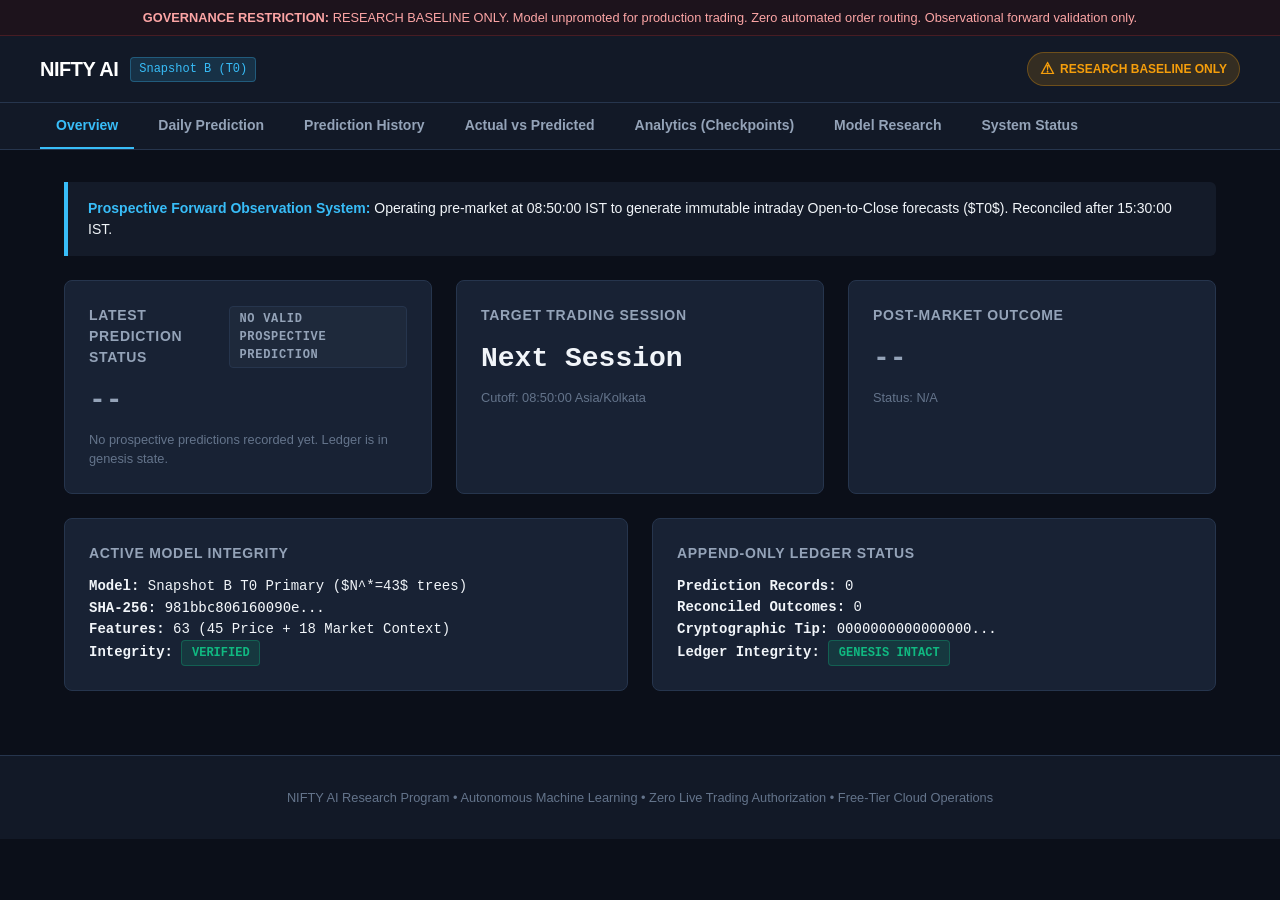
<file: index.html>
<!DOCTYPE html>
<html lang="en">
<head>
  <meta charset="UTF-8">
  <meta http-equiv="refresh" content="0; url=web/">
  <title>NIFTY AI — Forward Research Shadow Dashboard</title>
  <script>
    window.location.replace("web/");
  </script>
  <style>
    body {
      font-family: -apple-system, BlinkMacSystemFont, "Segoe UI", Roboto, sans-serif;
      background: #0b0f19;
      color: #94a3b8;
      display: flex;
      align-items: center;
      justify-content: center;
      height: 100vh;
      margin: 0;
    }
    .redirect-card {
      text-align: center;
      padding: 2rem;
      border: 1px solid #1e293b;
      border-radius: 8px;
      background: #0f172a;
    }
    a {
      color: #38bdf8;
      text-decoration: none;
      font-weight: 600;
    }
    a:hover {
      text-decoration: underline;
    }
  </style>
</head>
<body>
  <div class="redirect-card">
    <h2>NIFTY AI Dashboard</h2>
    <p>Loading forward research shadow dashboard...</p>
    <p><a href="web/">Click here if you are not redirected automatically</a></p>
  </div>
</body>
</html>
</file>
<file: web/style.css>
/* NIFTY AI Professional Financial Analytics Dashboard Stylesheet */
:root {
  --bg-primary: #0b0f19;
  --bg-secondary: #121927;
  --bg-card: #182234;
  --bg-card-hover: #1f2c42;
  --border-color: #26354d;
  --text-main: #f1f5f9;
  --text-muted: #94a3b8;
  --text-dim: #64748b;
  --accent-blue: #38bdf8;
  --accent-indigo: #6366f1;
  --color-positive: #10b981;
  --color-negative: #ef4444;
  --color-neutral: #64748b;
  --color-warning: #f59e0b;
  --badge-bg: #1e293b;
  --font-mono: ui-monospace, SFMono-Regular, Menlo, Monaco, Consolas, "Liberation Mono", "Courier New", monospace;
  --font-sans: -apple-system, BlinkMacSystemFont, "Segoe UI", Roboto, Helvetica, Arial, sans-serif;
}

* {
  box-sizing: border-box;
  margin: 0;
  padding: 0;
}

body {
  background-color: var(--bg-primary);
  color: var(--text-main);
  font-family: var(--font-sans);
  line-height: 1.5;
  min-height: 100vh;
}

/* Header & Banner */
header {
  background-color: var(--bg-secondary);
  border-bottom: 1px solid var(--border-color);
  padding: 1rem 2rem;
}

.header-container {
  max-width: 1200px;
  margin: 0 auto;
  display: flex;
  justify-content: space-between;
  align-items: center;
  flex-wrap: wrap;
  gap: 1rem;
}

.logo-area {
  display: flex;
  align-items: center;
  gap: 0.75rem;
}

.logo-title {
  font-size: 1.25rem;
  font-weight: 700;
  letter-spacing: -0.025em;
  color: #fff;
}

.logo-tag {
  background: rgba(56, 189, 248, 0.15);
  color: var(--accent-blue);
  border: 1px solid rgba(56, 189, 248, 0.3);
  font-size: 0.75rem;
  font-family: var(--font-mono);
  padding: 0.15rem 0.5rem;
  border-radius: 4px;
}

.governance-pill {
  background: rgba(245, 158, 11, 0.15);
  color: var(--color-warning);
  border: 1px solid rgba(245, 158, 11, 0.3);
  font-size: 0.75rem;
  font-weight: 600;
  padding: 0.25rem 0.75rem;
  border-radius: 9999px;
  display: inline-flex;
  align-items: center;
  gap: 0.35rem;
}

.disclaimer-banner {
  background: rgba(239, 68, 68, 0.08);
  border-bottom: 1px solid rgba(239, 68, 68, 0.2);
  color: #fca5a5;
  font-size: 0.8rem;
  padding: 0.5rem 2rem;
  text-align: center;
}

/* Navigation Tabs */
nav.tab-nav {
  background: var(--bg-secondary);
  border-bottom: 1px solid var(--border-color);
  padding: 0 2rem;
  overflow-x: auto;
}

.nav-container {
  max-width: 1200px;
  margin: 0 auto;
  display: flex;
  gap: 0.5rem;
}

.nav-btn {
  background: none;
  border: none;
  color: var(--text-muted);
  font-size: 0.875rem;
  font-weight: 600;
  padding: 0.875rem 1rem;
  cursor: pointer;
  border-bottom: 2px solid transparent;
  transition: all 0.15s ease;
  white-space: nowrap;
}

.nav-btn:hover {
  color: var(--text-main);
}

.nav-btn.active {
  color: var(--accent-blue);
  border-bottom-color: var(--accent-blue);
}

/* Main Container */
main.main-content {
  max-width: 1200px;
  margin: 2rem auto;
  padding: 0 1.5rem;
}

.tab-pane {
  display: none;
}

.tab-pane.active {
  display: block;
}

/* Card Grids */
.grid-2 {
  display: grid;
  grid-template-columns: repeat(auto-fit, minmax(320px, 1fr));
  gap: 1.5rem;
  margin-bottom: 1.5rem;
}

.grid-3 {
  display: grid;
  grid-template-columns: repeat(auto-fit, minmax(280px, 1fr));
  gap: 1.5rem;
  margin-bottom: 1.5rem;
}

.grid-4 {
  display: grid;
  grid-template-columns: repeat(auto-fit, minmax(220px, 1fr));
  gap: 1rem;
  margin-bottom: 1.5rem;
}

/* Cards */
.card {
  background: var(--bg-card);
  border: 1px solid var(--border-color);
  border-radius: 8px;
  padding: 1.5rem;
  position: relative;
}

.card-title {
  font-size: 0.875rem;
  color: var(--text-muted);
  font-weight: 600;
  text-transform: uppercase;
  letter-spacing: 0.05em;
  margin-bottom: 0.75rem;
  display: flex;
  justify-content: space-between;
  align-items: center;
}

.card-value {
  font-size: 1.75rem;
  font-weight: 700;
  font-family: var(--font-mono);
  margin-bottom: 0.5rem;
}

.card-subtext {
  font-size: 0.8rem;
  color: var(--text-dim);
}

/* Badges & Status */
.status-badge {
  display: inline-block;
  padding: 0.2rem 0.6rem;
  border-radius: 4px;
  font-size: 0.75rem;
  font-weight: 700;
  font-family: var(--font-mono);
  text-transform: uppercase;
}

.badge-valid { background: rgba(16, 185, 129, 0.15); color: var(--color-positive); border: 1px solid rgba(16, 185, 129, 0.3); }
.badge-pending { background: rgba(245, 158, 11, 0.15); color: var(--color-warning); border: 1px solid rgba(245, 158, 11, 0.3); }
.badge-blocked { background: rgba(239, 68, 68, 0.15); color: var(--color-negative); border: 1px solid rgba(239, 68, 68, 0.3); }
.badge-neutral { background: var(--badge-bg); color: var(--text-muted); border: 1px solid var(--border-color); }

.val-positive { color: var(--color-positive); }
.val-negative { color: var(--color-negative); }
.val-neutral { color: var(--text-muted); }

/* Tables */
.table-wrapper {
  overflow-x: auto;
  border: 1px solid var(--border-color);
  border-radius: 8px;
  background: var(--bg-card);
}

table.data-table {
  width: 100%;
  border-collapse: collapse;
  font-size: 0.875rem;
  text-align: left;
}

table.data-table th {
  background: var(--bg-secondary);
  color: var(--text-muted);
  font-weight: 600;
  padding: 0.75rem 1rem;
  border-bottom: 1px solid var(--border-color);
  font-family: var(--font-mono);
  font-size: 0.75rem;
  text-transform: uppercase;
}

table.data-table td {
  padding: 0.75rem 1rem;
  border-bottom: 1px solid rgba(38, 53, 77, 0.5);
  font-family: var(--font-mono);
}

table.data-table tr:hover {
  background: var(--bg-card-hover);
}

/* Callout Box */
.callout {
  background: rgba(30, 41, 59, 0.5);
  border-left: 4px solid var(--accent-blue);
  padding: 1rem 1.25rem;
  border-radius: 0 6px 6px 0;
  margin-bottom: 1.5rem;
  font-size: 0.875rem;
  color: var(--text-main);
}

.callout strong {
  color: var(--accent-blue);
}

/* Footer */
footer {
  border-top: 1px solid var(--border-color);
  background: var(--bg-secondary);
  padding: 2rem;
  text-align: center;
  font-size: 0.8rem;
  color: var(--text-dim);
  margin-top: 4rem;
}

/* Responsive adjustments */
@media (max-width: 768px) {
  header { padding: 1rem; }
  main.main-content { padding: 0 1rem; }
  .grid-2, .grid-3, .grid-4 { grid-template-columns: 1fr; }
}
</file>
